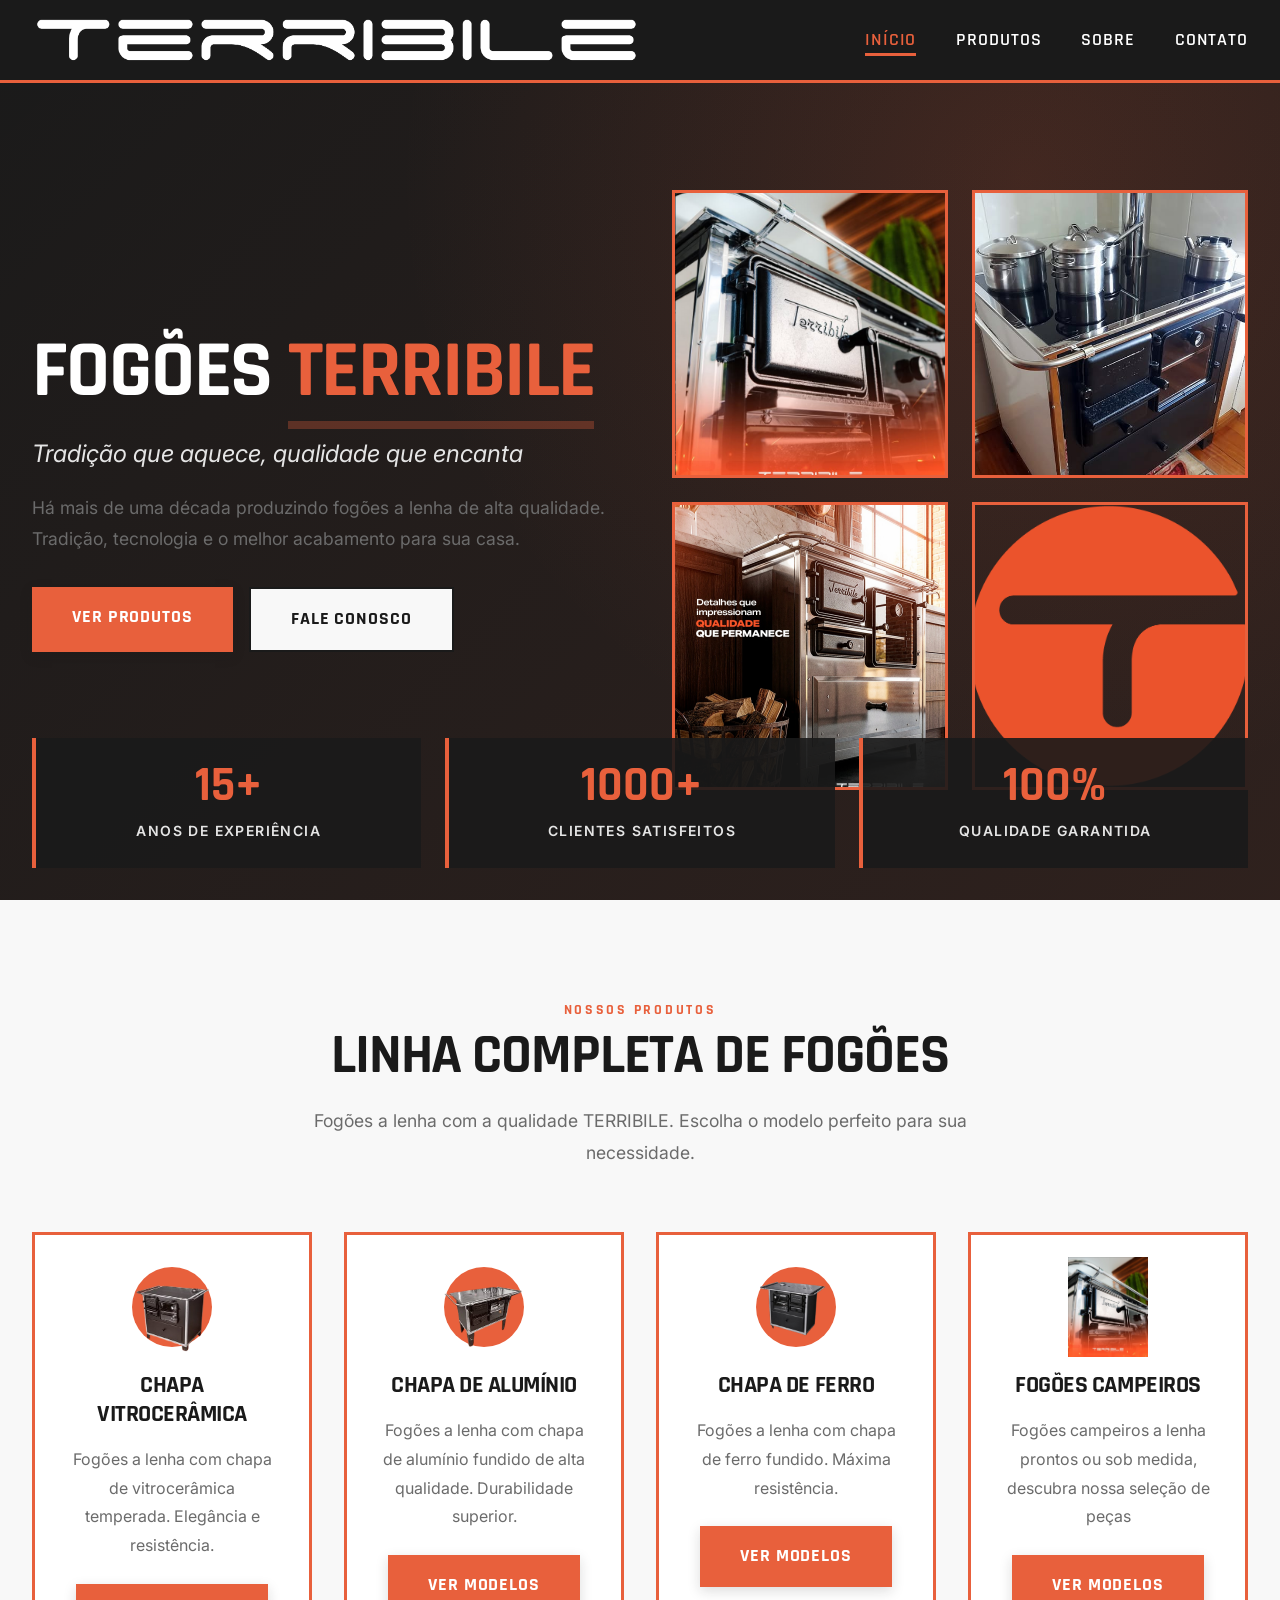
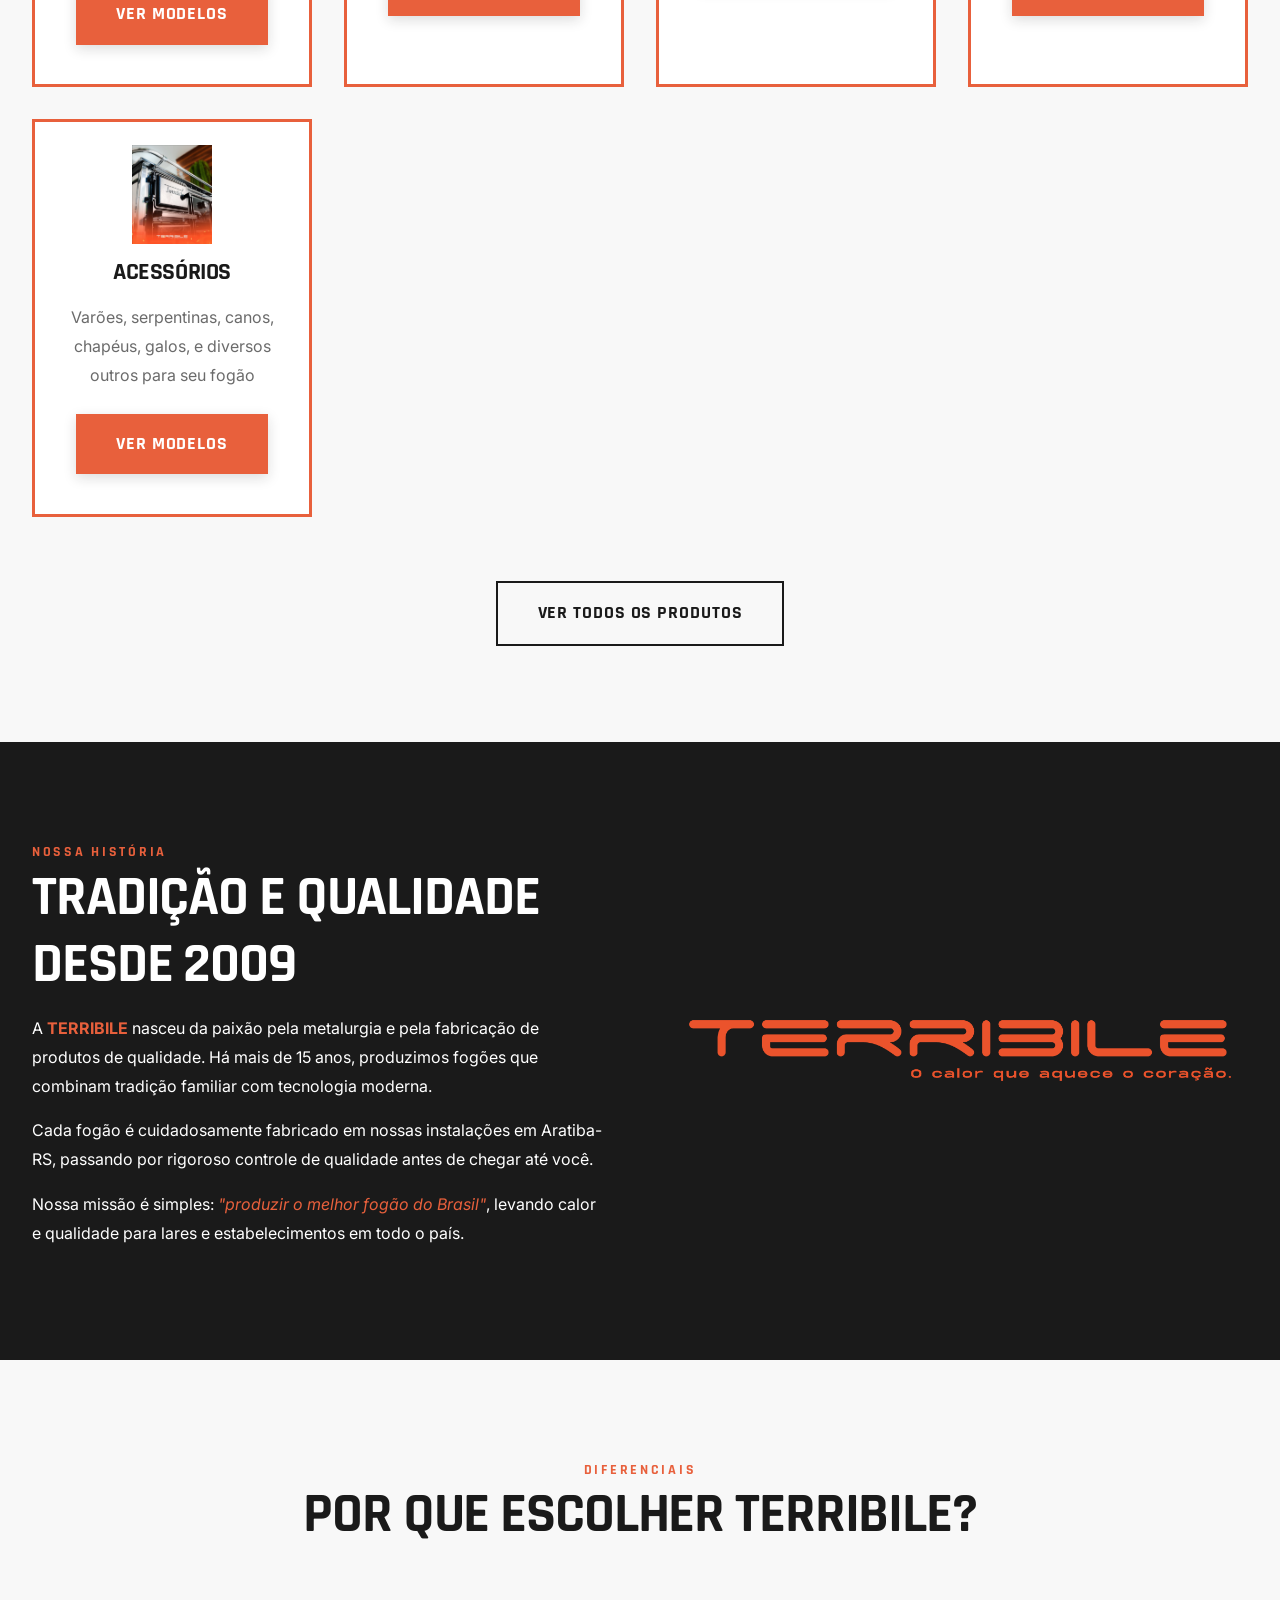
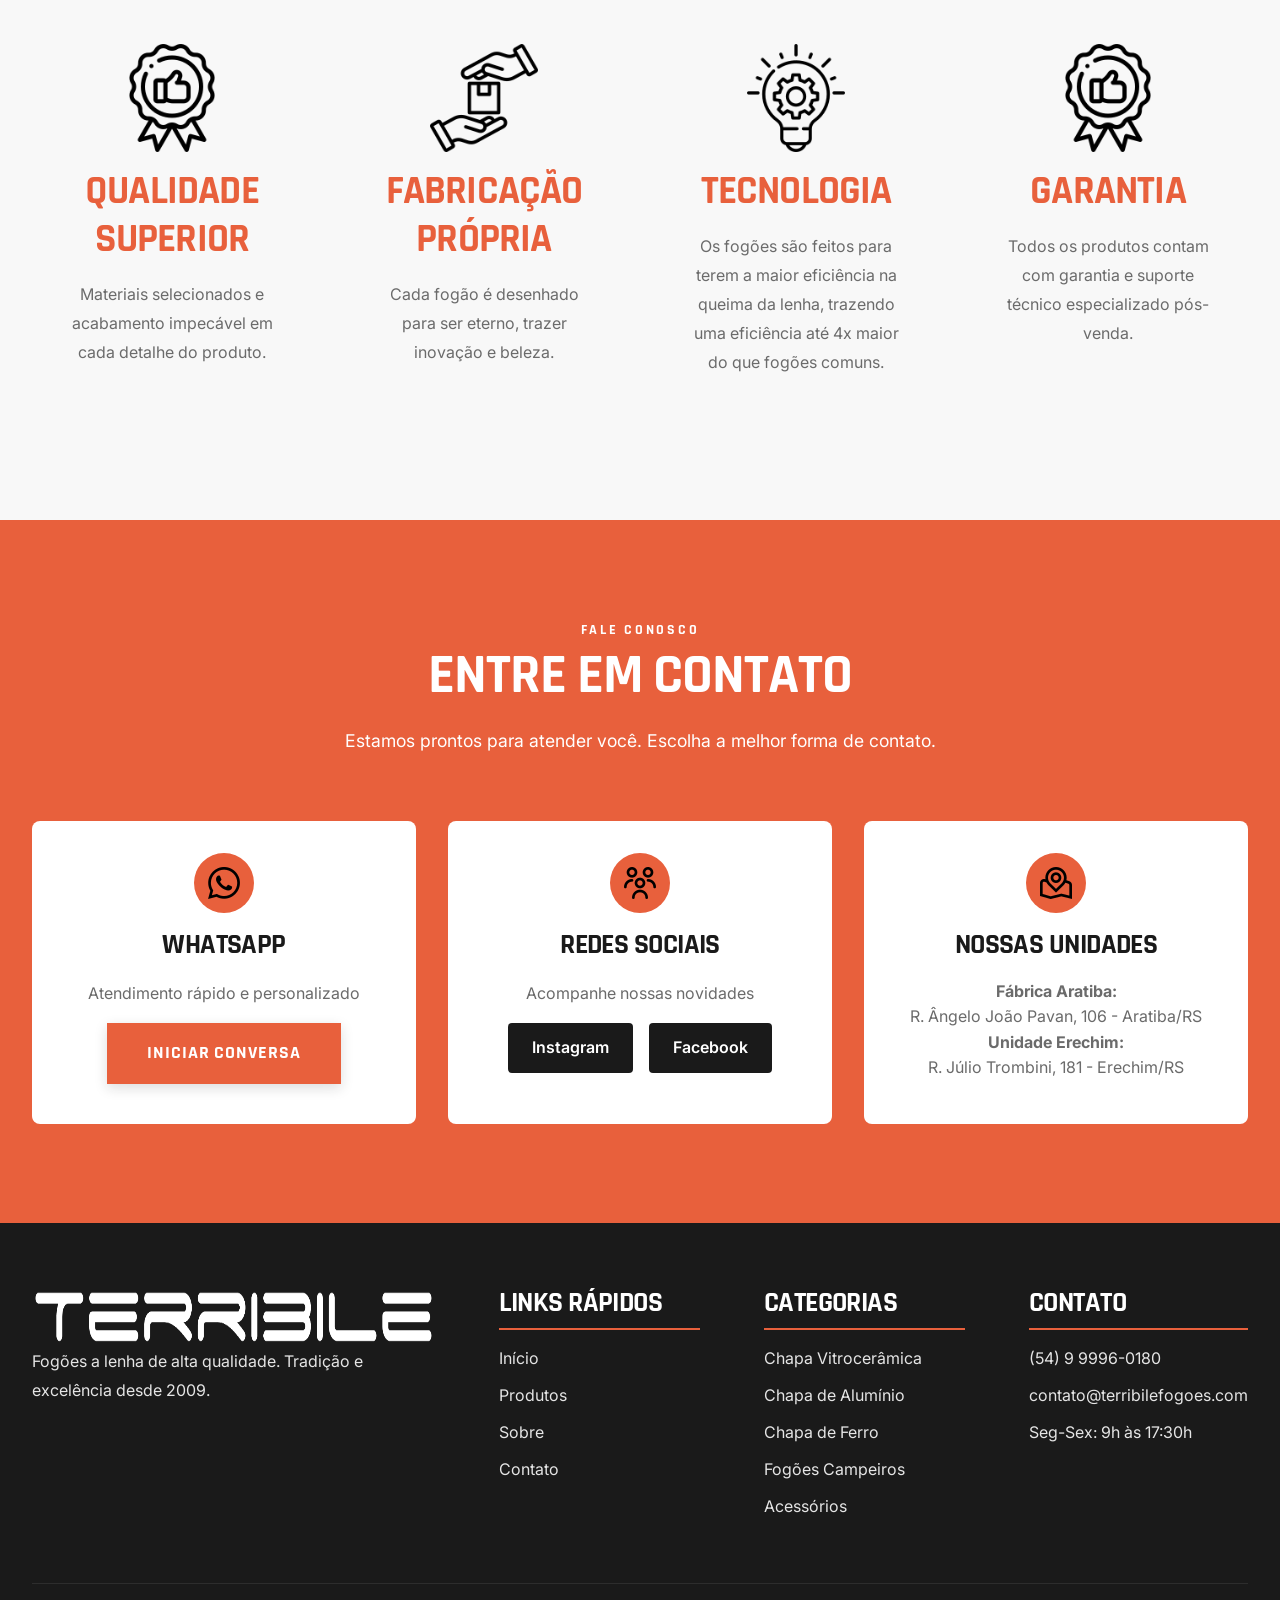
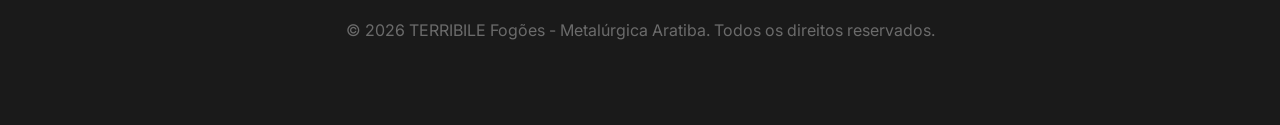
<file: index.html>
<!DOCTYPE html>
<html lang="pt-BR">

<head>
    <meta charset="UTF-8">
    <meta http-equiv="X-UA-Compatible" content="IE=edge">
    <meta name="viewport" content="width=device-width, initial-scale=1.0">
    <meta name="description" content="TERRIBILE Fogões - O calor que aquece o coração. 
        Fogões a lenha e acessórios de alta qualidade em Erechim-RS e região.">
    <title>TERRIBILE Fogões | O Calor que Aquece o Coração</title>

    <script type="application/ld+json">
{
  "@context": "https://schema.org",
  "@type": "LocalBusiness",
  "name": "Terribile Fogões",
  "url": "https://loja.terribilefogoes.com.br",
  "address": {
    "@type": "99711230",
    "streetAddress": "Rua Júlio Trombini, 186",
    "addressLocality": "Erechim",
    "addressRegion": "RS",
    "addressCountry": "BR"
  },
  "telephone": "+55 (54) 9 9996-0180"
}
</script>

    <!-- Fonts -->
    <link rel="preconnect" href="https://fonts.googleapis.com">
    <link rel="preconnect" href="https://fonts.gstatic.com" crossorigin>
    <link
        href="https://fonts.googleapis.com/css2?family=Rajdhani:wght@300;400;500;600;700;900&family=Inter:wght@300;400;500;600;700&display=swap"
        rel="stylesheet">

    <!-- CSS Modular -->
    <link rel="stylesheet" href="assets/css/base.css">
    <link rel="stylesheet" href="assets/css/layout.css">
    <link rel="stylesheet" href="assets/css/components.css">
    <link rel="stylesheet" href="assets/css/animations.css">
    <link rel="stylesheet" href="assets/css/utilities.css">
</head>

<body>

    <!-- NAVBAR -->
    <nav class="navbar">
        <div class="navbar__container">
            <a href="index.html" class="navbar__brand">
                <img src="assets/img/Marca Terribile sem slogan_branco.png" alt="TERRIBILE Fogões" class="navbar__logo">
            </a>

            <button class="navbar__toggle" aria-label="Menu">
                <span></span>
                <span></span>
                <span></span>
            </button>

            <ul class="navbar__menu">
                <li><a href="#home" class="navbar__link active">Início</a></li>
                <li><a href="#produtos" class="navbar__link">Produtos</a></li>
                <li><a href="#sobre" class="navbar__link">Sobre</a></li>
                <li><a href="#contato" class="navbar__link">Contato</a></li>
            </ul>
        </div>
    </nav>

    <!-- HERO SECTION -->
    <section id="home" class="hero">
        <div class="hero__content">
            <div class="hero__text" data-animate>
                <h1>
                    FOGÕES <span class="hero__highlight">TERRIBILE</span>
                </h1>
                <p class="hero__slogan">Tradição que aquece, qualidade que encanta</p>
                <p class="hero__description">
                    Há mais de uma década produzindo fogões a lenha de alta qualidade.
                    Tradição, tecnologia e o melhor acabamento para sua casa.
                </p>
                <div class="hero__cta">
                    <a href="#produtos" class="btn btn--primary">Ver Produtos</a>
                    <button onclick="contactWhatsApp()" class="btn btn--secondary">Fale Conosco</button>
                </div>
            </div>

            <div class="hero__visual" data-animate>
                <div class="hero__visual-grid">
                    <div class="hero__visual-item animate-child">
                        <img src="assets/img/produtos/destaque/fog1.png" alt="Fogão Vitrocerâmica"
                            onerror="this.style.display='none'">
                    </div>
                    <div class="hero__visual-item animate-child">
                        <img src="assets/img//produtos/destaque/fog2.jpg" alt="Fogão Terribile"
                            onerror="this.style.display='none'">
                    </div>
                    <div class="hero__visual-item animate-child">
                        <img src="assets/img/produtos/destaque/fog3.jpg" alt="Fogão Industrial"
                            onerror="this.style.display='none'">
                    </div>
                    <div class="hero__visual-item animate-child">
                        <img src="assets/img/Simbolo Terribile (1).png" alt="TERRIBILE">
                    </div>
                </div>
            </div>
        </div>

        <!-- Stats: absolutos no desktop, fluem abaixo no mobile via CSS -->
        <div class="hero__stats">
            <div class="stat" data-animate>
                <span class="stat__number">15+</span>
                <span class="stat__label">Anos de Experiência</span>
            </div>
            <div class="stat" data-animate>
                <span class="stat__number">1000+</span>
                <span class="stat__label">Clientes Satisfeitos</span>
            </div>
            <div class="stat" data-animate>
                <span class="stat__number">100%</span>
                <span class="stat__label">Qualidade Garantida</span>
            </div>
        </div>
    </section>

    <!-- PRODUTOS EM DESTAQUE -->
    <section id="produtos" class="section section--light">
        <div class="section__container">
            <div class="section__header" data-animate>
                <span class="section__label">NOSSOS PRODUTOS</span>
                <h2 class="section__title">Linha Completa de Fogões</h2>
                <p class="section__description">
                    Fogões a lenha com a qualidade TERRIBILE. Escolha o modelo perfeito para sua necessidade.
                </p>
            </div>

            <div class="grid grid--auto mt-lg">
                <div class="category-card" data-animate>
                    <div class="category-card__icon"><img
                            src="assets/img/produtos/vitroceramica/vitroceramica-lorem1-gabinete.png" alt=""></div>
                    <h3 class="category-card__title">Chapa Vitrocerâmica</h3>
                    <p class="category-card__description">Fogões a lenha com chapa de vitrocerâmica temperada.
                        Elegância e resistência.</p>
                    <a href="produtos.html?filter=fogoes-vitroceramica" class="btn btn--primary">Ver Modelos</a>
                </div>

                <div class="category-card" data-animate>
                    <div class="category-card__icon"><img src="assets/img/produtos/aluminio/al-lorem1.png" alt=""></div>
                    <h3 class="category-card__title">Chapa de Alumínio</h3>
                    <p class="category-card__description">Fogões a lenha com chapa de alumínio fundido de alta
                        qualidade.
                        Durabilidade superior.</p>
                    <a href="produtos.html?filter=fogoes-aluminio" class="btn btn--primary">Ver Modelos</a>
                </div>

                <div class="category-card" data-animate>
                    <div class="category-card__icon"><img src="assets/img/produtos/ferro/fe-lorem2-gabinete.png" alt="">
                    </div>
                    <h3 class="category-card__title">Chapa de Ferro</h3>
                    <p class="category-card__description">Fogões a lenha com chapa de ferro fundido. Máxima
                        resistência.</p>
                    <a href="produtos.html?filter=fogoes-ferro" class="btn btn--primary">Ver Modelos</a>
                </div>

                <div class="category-card" data-animate>
                    <div class="category-card__icon"><img src="assets/img/produtos/destaque/fog1.png"
                            alt="Fogões Campeiros"></div>
                    <h3 class="category-card__title">Fogões Campeiros</h3>
                    <p class="category-card__description">Fogões campeiros a lenha prontos ou sob medida, descubra nossa
                        seleção de peças</p>
                    <a href="produtos.html?filter=fogoes-campeiros" class="btn btn--primary">Ver Modelos</a>
                </div>

                <div class="category-card" data-animate>
                    <div class="category-card__icon"><img src="assets/img/produtos/destaque/fog1.png"
                            alt="Acessórios"></div>
                    <h3 class="category-card__title">Acessórios</h3>
                    <p class="category-card__description">Varões, serpentinas, canos, chapéus, galos, e diversos outros para seu fogão</p>
                    <a href="produtos.html?filter=acessorios-fogao" class="btn btn--primary">Ver Modelos</a>
                </div>
            </div>

            <div class="text-center mt-lg" data-animate>
                <a href="produtos.html" class="btn btn--secondary">Ver Todos os Produtos</a>
            </div>
        </div>
    </section>

    <!-- SOBRE -->
    <section id="sobre" class="section section--dark">
        <div class="section__container">
            <div class="grid grid--about">
                <div data-animate>
                    <span class="section__label">NOSSA HISTÓRIA</span>
                    <h2 class="section__title text-white">Tradição e Qualidade Desde 2009</h2>
                    <p class="text-gray-light">
                        A <strong class="text-primary">TERRIBILE</strong> nasceu da paixão pela metalurgia e pela
                        fabricação de produtos de qualidade.
                        Há mais de 15 anos, produzimos fogões que combinam tradição familiar com tecnologia moderna.
                    </p>
                    <p class="text-gray-light">
                        Cada fogão é cuidadosamente fabricado em nossas instalações em Aratiba-RS,
                        passando por rigoroso controle de qualidade antes de chegar até você.
                    </p>
                    <p class="text-gray-light">
                        Nossa missão é simples: <em class="text-primary">"produzir o melhor fogão do Brasil"</em>,
                        levando calor e qualidade para lares e estabelecimentos em todo o país.
                    </p>
                </div>

                <div data-animate class="relative">
                    <img src="assets/img/Marca Terribile com slogan_Original.png"
                        alt="TERRIBILE - O calor que aquece o coração" class="w-full">
                </div>
            </div>
        </div>
    </section>

    <!-- DIFERENCIAIS -->
    <section class="section section--light">
        <div class="section__container">
            <div class="section__header" data-animate>
                <span class="section__label">DIFERENCIAIS</span>
                <h2 class="section__title">Por Que Escolher TERRIBILE?</h2>
            </div>

            <div class="grid grid--4 mt-lg">
                <div class="differential" data-animate>
                    <div class="differential__icon"><img src="assets/img/icones/qualidade.png" alt=""></div>
                    <h3 class="differential__title">Qualidade Superior</h3>
                    <p class="differential__description">
                        Materiais selecionados e acabamento impecável em cada detalhe do produto.
                    </p>
                </div>

                <div class="differential" data-animate>
                    <div class="differential__icon"><img src="assets/img/icones/produtos-artesanais.png" alt=""></div>
                    <h3 class="differential__title">Fabricação Própria</h3>
                    <p class="differential__description">
                        Cada fogão é desenhado para ser eterno, trazer inovação e beleza.

                    </p>
                </div>

                <div class="differential" data-animate>
                    <div class="differential__icon"><img src="assets/img/icones/inovacao.png" alt=""></div>
                    <h3 class="differential__title">Tecnologia</h3>
                    <p class="differential__description">
                        Os fogões são feitos para terem a maior eficiência na queima da lenha, trazendo uma eficiência até 4x maior do que fogões comuns. 
                    </p>
                </div>

                <div class="differential" data-animate>
                    <div class="differential__icon"><img src="assets/img/icones/qualidade.png" alt=""></div>
                    <h3 class="differential__title">Garantia</h3>
                    <p class="differential__description">
                        Todos os produtos contam com garantia e suporte técnico especializado pós-venda.
                    </p>
                </div>
            </div>
        </div>
    </section>

    <!-- CONTATO -->
    <section id="contato" class="section section--primary">
        <div class="section__container">
            <div class="section__header" data-animate>
                <span class="section__label text-white">FALE CONOSCO</span>
                <h2 class="section__title text-white">Entre em Contato</h2>
                <p class="section__description text-white">
                    Estamos prontos para atender você. Escolha a melhor forma de contato.
                </p>
            </div>

            <div class="grid grid--auto mt-lg">
                <div class="contact-card" data-animate>
                    <div class="contact-card__icon"><img src="assets/img/icones/whatsapp.png" alt=""></div>
                    <h4 class="contact-card__title">WhatsApp</h4>
                    <p class="contact-card__description">Atendimento rápido e personalizado</p>
                    <a href="https://wa.me/54999960180?text=Olá!%20Gostaria%20de%20mais%20informações%20sobre%20os%20fogões%20TERRIBILE."
                        class="btn btn--primary" target="_blank">Iniciar Conversa</a>
                </div>

                <div class="contact-card" data-animate>
                    <div class="contact-card__icon"><img src="assets/img/icones/usuarios-alt.png" alt=""></div>
                    <h4 class="contact-card__title">Redes Sociais</h4>
                    <p class="contact-card__description">Acompanhe nossas novidades</p>
                    <div class="contact-card__actions">
                        <a href="https://www.instagram.com/terribilefogoes/" target="_blank"
                            class="contact-card__link">Instagram</a>
                        <a href="https://www.facebook.com/terribilefogoes/" target="_blank"
                            class="contact-card__link">Facebook</a>
                    </div>
                </div>

                <div class="contact-card" data-animate>
                    <div class="contact-card__icon"><img src="assets/img/icones/marcador-de-mapa.png" alt=""></div>
                    <h4 class="contact-card__title">Nossas Unidades</h4>
                    <a class="contact-card__description" href="https://maps.app.goo.gl/f8tvZZhDMTHNZwoP8"
                        target="_blank">
                        <div>
                            <strong>Fábrica Aratiba:</strong><br>
                            R. Ângelo João Pavan, 106 - Aratiba/RS
                        </div>
                    </a>

                    <a class="contact-card__description" href="https://maps.app.goo.gl/cxfc2sKJdxpDmh1F7"
                        target="_blank">
                        <div>
                            <strong>Unidade Erechim:</strong><br>
                            R. Júlio Trombini, 181 - Erechim/RS
                        </div>
                    </a>
                </div>
            </div>
        </div>
    </section>

    <!-- FOOTER -->
    <footer class="footer">
        <div class="footer__grid">
            <div class="footer__brand">
                <img src="assets/img/Marca Terribile sem slogan_branco.png" alt="TERRIBILE Fogões"
                    class="footer__logo">
                <p>Fogões a lenha de alta qualidade. Tradição e excelência desde 2009.</p>
            </div>

            <div class="footer__section">
                <h4>Links Rápidos</h4>
                <ul class="footer__links">
                    <li><a href="#home">Início</a></li>
                    <li><a href="produtos.html">Produtos</a></li>
                    <li><a href="#sobre">Sobre</a></li>
                    <li><a href="#contato">Contato</a></li>
                </ul>
            </div>

            <div class="footer__section">
                <h4>Categorias</h4>
                <ul class="footer__links">
                    <li><a href="produtos.html?filter=fogoes-vitroceramica">Chapa Vitrocerâmica</a></li>
                    <li><a href="produtos.html?filter=fogoes-aluminio">Chapa de Alumínio</a></li>
                    <li><a href="produtos.html?filter=fogoes-ferro">Chapa de Ferro</a></li>
                    <li><a href="produtos.html?filter=fogoes-campeiros">Fogões Campeiros</a></li>
                    <li><a href="produtos.html?filter=acessorios">Acessórios</a></li>
                </ul>
            </div>

            <div class="footer__section">
                <h4>Contato</h4>
                <ul class="footer__links">
                    <li>(54) 9 9996-0180</li>
                    <li>contato@terribilefogoes.com</li>
                    <li>Seg-Sex: 9h às 17:30h</li>
                </ul>
            </div>
        </div>

        <div class="footer__bottom">
            <p>&copy; 2026 TERRIBILE Fogões - Metalúrgica Aratiba. Todos os direitos reservados.</p>
        </div>
    </footer>

    <!-- JavaScript: sempre no final do body para não bloquear renderização -->
    <script src="assets/js/produtos.js"></script>
    <script src="assets/js/app.js"></script>

</body>

</html>
</file>
<file: assets/css/base.css>
/**
 * TERRIBILE FOGÕES - BASE STYLES
 * Variables, Reset & Typography
 */

/* ============================================
   CSS VARIABLES
   ============================================ */

:root {
  /* Colors */
  --color-primary: #E8603C;
  --color-primary-dark: #D14B28;
  --color-primary-light: #F47A5A;
  --color-black: #1A1A1A;
  --color-gray-dark: #2D2D2D;
  --color-gray: #6B6B6B;
  --color-gray-light: #E5E5E5;
  --color-white: #FFFFFF;
  --color-off-white: #F8F8F8;
  
  /* Gradients */
  --gradient-primary: linear-gradient(135deg, var(--color-primary) 0%, var(--color-primary-dark) 100%);
  --gradient-button: radial-gradient(var(--color-primary-dark) ,transparent, transparent );

  /* Shadows */
  --shadow-sm: 0 2px 4px rgba(26, 26, 26, 0.1);
  --shadow-md: 0 4px 12px rgba(26, 26, 26, 0.15);
  --shadow-lg: 0 8px 24px rgba(26, 26, 26, 0.2);
  --shadow-xl: 0 16px 48px rgba(26, 26, 26, 0.25);
  
  /* Typography */
  --font-primary: 'Rajdhani', sans-serif;
  --font-body: 'Inter', sans-serif;
  
  /* Spacing */
  --spacing-xs: 0.5rem;
  --spacing-sm: 1rem;
  --spacing-md: 2rem;
  --spacing-lg: 4rem;
  --spacing-xl: 6rem;
  
  /* Transitions */
  --transition-fast: 0.2s cubic-bezier(0.4, 0, 0.2, 1);
  --transition-base: 0.3s cubic-bezier(0.4, 0, 0.2, 1);
  --transition-slow: 0.5s cubic-bezier(0.4, 0, 0.2, 1);
}

/* ============================================
   RESET
   ============================================ */

*,
*::before,
*::after {
  margin: 0;
  padding: 0;
  box-sizing: border-box;
}

html {
  font-size: 16px;
  scroll-behavior: smooth;
  -webkit-font-smoothing: antialiased;
  -moz-osx-font-smoothing: grayscale;
  max-width: 100%;
  overflow-x: hidden;
}

body {
  font-family: var(--font-body);
  font-size: 1rem;
  line-height: 1.6;
  color: var(--color-gray-dark);
  background-color: var(--color-white);
  overflow-x: hidden;
  max-width: 100%;
}

/* Prevent text overflow on mobile */
* {
  word-wrap: break-word;
  overflow-wrap: break-word;
}

/* Ensure headings also wrap */
h1, h2, h3, h4, h5, h6, p, span {
  word-break: break-word;
}

/* ============================================
   TYPOGRAPHY
   ============================================ */

h1, h2, h3, h4, h5, h6 {
  font-family: var(--font-primary);
  font-weight: 700;
  line-height: 1.2;
  color: var(--color-black);
  letter-spacing: -0.02em;
}

h1 {
  font-size: clamp(2.5rem, 8vw, 5rem);
  font-weight: 900;
  text-transform: uppercase;
}

h2 {
  font-size: clamp(2rem, 6vw, 3.5rem);
  font-weight: 800;
  text-transform: uppercase;
}

h3 {
  font-size: clamp(1.5rem, 4vw, 2.5rem);
  font-weight: 700;
}

h4 {
  font-size: clamp(1.25rem, 3vw, 1.75rem);
  font-weight: 700;
}

p {
  font-size: 1rem;
  line-height: 1.8;
  margin-bottom: 1rem;
  
}

a {
  color: var(--color-primary);
  text-decoration: none;
  transition: var(--transition-base);
}

a:hover {
  color: var(--color-primary-dark);
}

/* ============================================
   MEDIA
   ============================================ */

img, picture, video, canvas, svg {
  display: block;
  max-width: 100%;
  height: auto;
}

/* ============================================
   LISTS
   ============================================ */

ul, ol {
  list-style: none;
}

/* ============================================
   FORMS
   ============================================ */

button, input, textarea, select {
  font: inherit;
  color: inherit;
}

button {
  cursor: pointer;
  background: none;
  border: none;
}

/* ============================================
   ACCESSIBILITY
   ============================================ */

.visually-hidden {
  position: absolute;
  width: 1px;
  height: 1px;
  padding: 0;
  margin: -1px;
  overflow: hidden;
  clip: rect(0, 0, 0, 0);
  white-space: nowrap;
  border: 0;
}

:focus-visible {
  outline: 2px solid var(--color-primary);
  outline-offset: 2px;
}

:focus:not(:focus-visible) {
  outline: none;
}
</file>
<file: assets/css/layout.css>
/**
 * TERRIBILE FOGÕES - LAYOUT
 * Navbar, Hero, Sections, Grids, Footer e Responsividade
 */

/* =================================================
   NAVBAR
================================================= */

.navbar {
  position: fixed;
  top: 0;
  left: 0;
  width: 100%;
  background: var(--color-black);
  border-bottom: 3px solid var(--color-primary);
  z-index: 1000;
  transition: var(--transition-base);
}

.navbar.scrolled {
  box-shadow: var(--shadow-lg);
  border-bottom-width: 2px;
}

.navbar__container {
  max-width: 1400px;
  margin: auto;
  padding: 0 var(--spacing-md);
  height: 80px;
  display: flex;
  align-items: center;
  justify-content: space-between;
}

.navbar__brand {
  display: flex;
  align-items: center;
  gap: 1rem;
}

.navbar__logo {
  height: 50px;
  transition: var(--transition-base);
}

.navbar__logo:hover {
  transform: scale(1.05);
}

.navbar__menu {
  display: flex;
  list-style: none;
  gap: 2.5rem;
  align-items: center;
}

.navbar__link {
  font-family: var(--font-primary);
  font-size: 1.1rem;
  font-weight: 600;
  color: var(--color-white);
  text-transform: uppercase;
  letter-spacing: 0.05em;
  position: relative;
}

.navbar__link::after {
  content: "";
  position: absolute;
  bottom: -5px;
  left: 0;
  width: 0;
  height: 3px;
  background: var(--color-primary);
  transition: var(--transition-base);
}

.navbar__link:hover,
.navbar__link.active {
  color: var(--color-primary);
}

.navbar__link:hover::after,
.navbar__link.active::after {
  width: 100%;
}

.navbar__toggle {
  display: none;
  flex-direction: column;
  gap: 5px;
  background: none;
  border: none;
  cursor: pointer;
}

.navbar__toggle span {
  width: 30px;
  height: 3px;
  background: var(--color-white);
}

/* =================================================
   HERO
================================================= */

.hero {
  min-height: 100vh;
  background: var(--color-black);
  padding-top: 80px;
  display: flex;
  flex-direction: column;
  align-items: center;
  justify-content: center;
  position: relative;
  overflow: hidden;
}

.hero::before {
  content: "";
  position: absolute;
  inset: 0;
  background:
    linear-gradient(135deg, transparent, rgba(232, 96, 60, 0.1)),
    radial-gradient(circle at 80% 20%, rgba(232, 96, 60, 0.15), transparent 50%);
}

.hero__content {
  position: relative;
  z-index: 2;
  max-width: 1400px;
  width: 100%;
  margin: auto;
  padding: var(--spacing-lg) var(--spacing-md);
  display: grid;
  grid-template-columns: 1fr 1fr;
  gap: var(--spacing-lg);
  align-items: center;
}

.hero__text h1 {
  color: var(--color-white);
  line-height: 1.1;
}

.hero__highlight {
  color: var(--color-primary);
  position: relative;
}

.hero__highlight::after {
  content: "";
  position: absolute;
  bottom: -6px;
  left: 0;
  width: 100%;
  height: 8px;
  background: var(--color-primary);
  opacity: 0.3;
}

.hero__slogan {
  font-size: 1.5rem;
  color: var(--color-gray-light);
  margin: var(--spacing-sm) 0;
  font-style: italic;
}

.hero__description {
  font-size: 1.1rem;
  color: var(--color-gray);
  margin-bottom: var(--spacing-md);
  max-width: 600px;
}

.hero__cta {
  display: flex;
  gap: 1rem;
  flex-wrap: wrap;
}

.hero__visual {
  height: 600px;
}

.hero__visual-grid {
  display: grid;
  grid-template-columns: repeat(2, 1fr);
  gap: 1.5rem;
  height: 100%;
}

.hero__visual-item {
  border: 3px solid var(--color-primary);
  overflow: hidden;
}

.hero__visual-item img {
  width: 100%;
  height: 100%;
  object-fit: cover;
}

/* Stats: absolutas sobre o fundo escuro no desktop */
.hero__stats {
  position: absolute;
  bottom: var(--spacing-md);
  left: var(--spacing-md);
  right: var(--spacing-md);
  display: grid;
  grid-template-columns: repeat(3, 1fr);
  gap: 1.5rem;
  z-index: 3;
}

/* =================================================
   SECTIONS
================================================= */

.section {
  padding: var(--spacing-xl) var(--spacing-md);
}

.section--dark {
  background: var(--color-black);
  color: var(--color-white);
}
.section--light {
  background: var(--color-off-white);
}
.section--primary {
  background: var(--color-primary);
  color: var(--color-white);
}

.section__container {
  max-width: 1400px;
  margin: auto;
}

.section__header {
  text-align: center;
  margin-bottom: var(--spacing-lg);
}

.section__label {
  font-family: var(--font-primary);
  font-size: 0.85rem;
  font-weight: 700;
  letter-spacing: 0.2em;
  color: var(--color-primary);
  text-transform: uppercase;
}

.section__title {
  margin-bottom: var(--spacing-sm);
}

.section__description {
  font-size: 1.1rem;
  color: var(--color-gray);
  max-width: 700px;
  margin: auto;
}

/* =================================================
   GRIDS
================================================= */

.grid {
  display: grid;
  gap: var(--spacing-md);
}

.grid--2 {
  grid-template-columns: repeat(2, 1fr);
}
.grid--3 {
  grid-template-columns: repeat(3, 1fr);
}
.grid--4 {
  grid-template-columns: repeat(4, 1fr);
}

.grid--auto {
  grid-template-columns: repeat(auto-fit, minmax(280px, 1fr));
}

.grid--products {
  grid-template-columns: repeat(auto-fit, minmax(320px, 1fr));
  gap: 2rem;
  margin-top: 3rem;
}

.grid--about {
  grid-template-columns: 1fr 1fr;
  gap: 4rem;
  align-items: center;
}

/* =================================================
   FOOTER
================================================= */

.footer {
  background: var(--color-black);
  border-top: 3px solid var(--color-primary);
  padding: var(--spacing-lg) var(--spacing-md);
  color: var(--color-gray-light);
}

.footer__grid {
  max-width: 1400px;
  margin: auto;
  display: grid;
  grid-template-columns: 2fr 1fr 1fr 1fr;
  gap: var(--spacing-lg);
  margin-bottom: var(--spacing-lg);
}

.footer__logo {
  height: 60px;
}

.footer__section h4 {
  font-family: var(--font-primary);
  color: white;
  text-transform: uppercase;
  border-bottom: 2px solid var(--color-primary);
  padding-bottom: 0.5rem;
  margin-bottom: 1rem;
}

.footer__links {
  list-style: none;
  display: flex;
  flex-direction: column;
  gap: 0.7rem;
}

.footer__links a {
  color: var(--color-gray-light);
  transition: var(--transition-fast);
}

.footer__links a:hover {
  color: var(--color-primary);
  transform: translateX(5px);
}

.footer__bottom {
  border-top: 1px solid var(--color-gray-dark);
  padding-top: var(--spacing-md);
  text-align: center;
  font-size: 0.85rem;
  color: var(--color-gray);
}

/* =================================================
   TABLET (≤ 1024px)
================================================= */

@media (max-width: 1024px) {
  /* Hero: o flex-direction:column faz stats flutuar abaixo do conteúdo */
  .hero {
    justify-content: flex-start;
    padding-bottom: var(--spacing-md);
  }

  .hero__content {
    grid-template-columns: 1fr;
    gap: var(--spacing-md);
    padding-bottom: 0;
  }

  .hero__visual {
    height: 420px;
  }

  /* Stats: saem do position:absolute e fluem após o conteúdo */
  .hero__stats {
    position: static;
    width: 100%;
    max-width: 1400px;
    margin: 0 auto;
    padding: 0 var(--spacing-md) var(--spacing-md);
  }

  /* Grid de diferenciais: 2 colunas em tablet */
  .grid--4 {
    grid-template-columns: repeat(2, 1fr);
  }

  .grid--about {
    grid-template-columns: 1fr;
  }

  .footer__grid {
    grid-template-columns: repeat(2, 1fr);
  }
}

/* =================================================
   MOBILE (≤ 768px)
================================================= */

@media (max-width: 768px) {
  .navbar__toggle {
    display: flex;
  }

  .navbar__menu {
    position: absolute;
    top: 80px;
    left: 0;
    width: 100%;
    flex-direction: column;
    gap: 1rem;
    background: var(--color-black);
    padding: 1rem 0;
    display: none;
  }

  .navbar__menu.active {
    display: flex;
  }

  .hero {
    text-align: center;
    padding: 100px 0 var(--spacing-md);
  }

  .hero__content {
    padding: var(--spacing-md) var(--spacing-sm) var(--spacing-sm);
  }

  .hero__cta {
    flex-direction: column;
    align-items: center;
  }

  .hero__cta .btn {
    width: 220px;
  }

  .hero__visual {
    height: auto;
  }

  .hero__visual-item {
    aspect-ratio: 1 / 1;
  }

  .hero__stats {
    grid-template-columns: 1fr;
    padding: 0 var(--spacing-sm) var(--spacing-md);
    gap: 1rem;
  }

  .footer__grid {
    grid-template-columns: 1fr;
    text-align: center;
  }

  /* Diferenciais em 2 colunas no mobile */
  .grid--3,
  .grid--4 {
    grid-template-columns: 1fr 1fr;
  }
}

/* =================================================
   MOBILE PEQUENO (≤ 480px)
================================================= */

@media (max-width: 480px) {
  .hero__text h1 {
    font-size: 2rem;
  }

  .hero__description {
    font-size: 0.95rem;
  }

  .footer {
    padding: 2rem 0.75rem;
  }

  /* Em telas muito pequenas, tudo em coluna única */
  .grid--2,
  .grid--3,
  .grid--4 {
    grid-template-columns: 1fr;
  }
}
</file>
<file: assets/css/components.css>
/**
 * TERRIBILE FOGÕES - COMPONENTS
 * Buttons, Cards, Forms, Stats
 */

/* ============================================
   BUTTONS
   ============================================ */

.btn {
  display: inline-block;
  padding: 1rem 2.5rem;
  font-family: var(--font-primary);
  font-size: 1.125rem;
  font-weight: 700;
  text-transform: uppercase;
  letter-spacing: 0.05em;
  border: none;
  cursor: pointer;
  transition: var(--transition-base);
  text-align: center;
}

.btn--primary {
  background: var(--color-primary);
  color: var(--color-white);
  box-shadow: var(--shadow-md);
  position: relative;
  overflow: hidden;
}

.btn--primary::before {
  content: "";
  position: absolute;
  top: 0;
  left: -100%;
  width: 100%;
  height: 100%;
  background: linear-gradient(
    90deg,
    transparent,
    rgba(255, 255, 255, 0.2),
    transparent
  );
  transition: var(--transition-slow);
}

.btn--primary:hover::before {
  left: 100%;
}

.btn--primary:hover {
  background: var(--color-primary-dark);
  transform: translateY(-2px);
  box-shadow: var(--shadow-lg);
  color: var(--color-white);
}

.btn--secondary {
  background: transparent;
  color: var(--color-black);
  border: 2px solid var(--color-black);
  background-color: var(--color-off-white);
}

.btn--secondary:hover {
  transform: translateY(-2px);
}

.btn--view {
  flex: 1;
  padding: 0.875rem;
  background: var(--color-black);
  color: var(--color-white);
  font-weight: 600;
}

.btn--view:hover {
  background: var(--color-primary);
}

.btn--whatsapp {
  padding: 0.875rem 1.5rem;
  background: #25d366;
  color: white;
  font-weight: 600;
  display: flex;
  align-items: center;
  justify-content: center;
}

.btn--whatsapp:hover {
  background: #128c7e;
  color: white;
}

.floating-button {
  z-index: 100;
  margin: 2rem;
    img {
    width: 5rem;
    height: 5rem;
  };  
}

.floating-button:hover{
  transform: scale(1.1);
}

/* ============================================
   CATEGORY CARDS
   ============================================ */

.category-card {
  background: var(--color-white);
  border: 3px solid var(--color-primary);
  padding: 2rem;
  text-align: center;
  transition: all var(--transition-base);
  cursor: pointer;
}

.category-card:hover {
  transform: translateY(-10px);
  box-shadow: 0 20px 40px rgba(232, 96, 60, 0.2);
}

.category-card__icon {
  width: 80px;
  height: 80px;
  background: var(--color-primary);
  border-radius: 50%;
  margin: 0 auto 1.5rem;
  display: flex;
  align-items: center;
  justify-content: center;
  font-size: 2.5rem;
  color: white;
}

.category-card__title {
  font-family: var(--font-primary);
  font-size: 1.5rem;
  margin-bottom: 1rem;
  text-transform: uppercase;
}

.category-card__description {
  color: var(--color-gray);
  margin-bottom: 1.5rem;
}


/* ============================================
   PRODUCT CARDS
   ============================================ */

.product-card {
  background: var(--color-white);
  border: 3px solid var(--color-gray-light);
  transition: all var(--transition-base);
  overflow: hidden;
  width: 100%;
  max-width: 100%;
  box-sizing: border-box;
}

.product-card img {
  width: 100%;
  height: auto;
  display: block;
}

.product-card:hover {
  border-color: var(--color-primary);
  transform: translateY(-10px);
  box-shadow: var(--shadow-xl);
}

.product-card__image {
  height: 250px;
  background: var(--color-black);
  position: relative;
  overflow: hidden;
}

.product-card__image img {
  width: 100%;
  height: 100%;
  object-fit: cover;
  transition: var(--transition-base);
}

.product-card:hover .product-card__image img {
  transform: scale(1.1);
}

.product-card__placeholder {
  width: 100%;
  height: 100%;
  display: flex;
  align-items: center;
  justify-content: center;
  background: linear-gradient(
    135deg,
    var(--color-gray-dark) 0%,
    var(--color-black) 100%
  );
  font-size: 4rem;
}

.product-card__info {
  padding: 1.5rem;
}

.product-card__category {
  font-size: 0.75rem;
  color: var(--color-primary);
  font-weight: 700;
  text-transform: uppercase;
  letter-spacing: 0.1em;
  margin-bottom: 0.5rem;
}

.product-card__title {
  font-family: var(--font-primary);
  font-size: 1.25rem;
  margin-bottom: 0.75rem;
  text-transform: uppercase;
  color: var(--color-black);
}

.product-card__description {
  color: var(--color-gray);
  font-size: 0.9375rem;
  margin-bottom: 1.5rem;
  line-height: 1.6;
}

.product-card__actions {
  display: flex;
  gap: 0.75rem;
}

/* ============================================
   STATS
   ============================================ */

.stat {
  background: rgba(26, 26, 26, 0.9);
  border-left: 4px solid var(--color-primary);
  padding: 1.5rem;
  text-align: center;
}

.stat__number {
  font-family: var(--font-primary);
  font-size: 3rem;
  font-weight: 900;
  color: var(--color-primary);
  line-height: 1;
  display: block;
  margin-bottom: 0.5rem;
}

.stat__label {
  font-size: 0.875rem;
  color: var(--color-gray-light);
  text-transform: uppercase;
  letter-spacing: 0.1em;
  font-weight: 600;
}

/* ============================================
   DIFFERENTIALS
   ============================================ */

.differential {
  text-align: center;
  align-items: center;
  padding: 2rem;
}

.differential__icon {
  font-size: 3rem;
  margin-bottom: 1rem;
  padding-left: 25%;
  padding-right: 25%;
}

.differential__title {
  font-family: var(--font-primary);
  text-transform: uppercase;
  margin-bottom: 1rem;
  color: var(--color-primary);
}

.differential__description {
  color: var(--color-gray);
}

/* ============================================
   CONTACT CARDS
   ============================================ */

.contact-card {
  background: white;
  padding: 2rem;
  text-align: center;
  border-radius: 8px;
}

.contact-card__icon {
  width: 60px;
  height: 60px;
  background: var(--color-primary);
  border-radius: 50%;
  margin: 0 auto 1rem;
  display: flex;
  align-items: center;
  justify-content: center;
  font-size: 1.5rem;
}

.contact-card__title {
  font-family: var(--font-primary);
  margin-bottom: 1rem;
  text-transform: uppercase;
}

.contact-card__description {
  color: var(--color-gray);
  margin-bottom: 1rem;
}

.contact-card__actions {
  display: flex;
  gap: 1rem;
  justify-content: center;
}

.contact-card__link {
  display: inline-block;
  padding: 0.75rem 1.5rem;
  background: var(--color-black);
  color: white;
  border-radius: 4px;
  font-weight: 600;
  transition: var(--transition-base);
}

.contact-card__link:hover {
  background: var(--color-primary);
  color: white;
}

/* ============================================
   FORMS
   ============================================ */

.form-group {
  margin-bottom: 1.5rem;
}

.form-label {
  display: block;
  margin-bottom: 0.5rem;
  font-weight: 600;
  color: var(--color-black);
}

.form-input,
.form-textarea {
  width: 100%;
  padding: 0.875rem 1rem;
  border: 2px solid var(--color-gray-light);
  border-radius: 4px;
  font-size: 1rem;
  transition: var(--transition-base);
}

.form-input:focus,
.form-textarea:focus {
  outline: none;
  border-color: var(--color-primary);
  box-shadow: 0 0 0 3px rgba(232, 96, 60, 0.1);
}

.form-input.error,
.form-textarea.error {
  border-color: #ff4444;
}

.error-message {
  color: #ff4444;
  font-size: 0.875rem;
  margin-top: 0.25rem;
  display: block;
}

/* ============================================
   FILTERS
   ============================================ */

.filters {
  background: var(--color-off-white);
  padding: 2rem 0;
  border-bottom: 3px solid var(--color-primary);
}

.filters__container {
  max-width: 1400px;
  margin: 0 auto;
  padding: 0 var(--spacing-md);
}

.filters__title {
  font-family: var(--font-primary);
  font-size: 1.5rem;
  margin-bottom: 1.5rem;
  text-transform: uppercase;
}

.filters__buttons {
  display: flex;
  gap: 1rem;
  flex-wrap: wrap;
}

.filter-btn {
  padding: 0.75rem 1.5rem;
  background: var(--color-white);
  border: 2px solid var(--color-gray-light);
  color: var(--color-black);
  font-family: var(--font-primary);
  font-weight: 600;
  text-transform: uppercase;
  cursor: pointer;
  transition: all var(--transition-fast);
}

.filter-btn:hover {
  border-color: var(--color-primary);
  color: var(--color-primary);
}

.filter-btn.active {
  background: var(--color-primary);
  border-color: var(--color-primary);
  color: var(--color-white);
}

/* ============================================
   TOAST
   ============================================ */

.toast {
  position: fixed;
  top: 100px;
  right: 20px;
  background: var(--color-primary);
  color: white;
  padding: 1rem 2rem;
  border-radius: 4px;
  box-shadow: var(--shadow-lg);
  opacity: 0;
  transform: translateX(400px);
  transition: all var(--transition-base);
  z-index: 9999;
}

.toast.show {
  opacity: 1;
  transform: translateX(0);
}

/* ============================================
   LOADING
   ============================================ */

.loading {
  text-align: center;
  padding: 4rem 2rem;
  font-family: var(--font-primary);
  font-size: 1.5rem;
  color: var(--color-primary);
}

.no-results {
  text-align: center;
  padding: 4rem 2rem;
}

.no-results__title {
  font-family: var(--font-primary);
  font-size: 2rem;
  color: var(--color-gray);
  margin-bottom: 1rem;
}

.no-results__description {
  color: var(--color-gray);
}

/* =================================================
   MOBILE RESPONSIVE (≤ 768px)
================================================= */

@media (max-width: 768px) {
  /* Botões: largura completa no mobile */
  .btn {
    width: 100%;
    max-width: 100%;
    padding: 0.875rem 1.5rem;
    font-size: 1rem;
  }

  .btn--view,
  .btn--whatsapp {
    width: 100%;
  }

  /* Cards */
  .product-card,
  .category-card {
    max-width: 100%;
  }

  .product-card__actions {
    flex-direction: column;
  }

  /* Stats */
  .stat {
    padding: 1rem;
  }

  .stat__number {
    font-size: 2.5rem;
  }

  /* Filtros */
  .filters__buttons {
    gap: 0.75rem;
  }

  .filter-btn {
    padding: 0.625rem 1rem;
    font-size: 0.875rem;
    white-space: nowrap;
  }

  /* Cards de contato */
  .contact-card {
    padding: 1.5rem;
  }

  .contact-card__actions {
    flex-direction: column;
    width: 100%;
  }

  .contact-card__link {
    width: 100%;
    text-align: center;
  }

  /* Diferenciais: text maior e respiração adequada em 2 colunas */
  .differential {
    padding: 1.5rem 1rem;
  }

  .differential__description {
    font-size: 0.9375rem;
    line-height: 1.7;
  }
}

@media (max-width: 400px) {
  .contact-card {
    padding: 1.25rem 1rem;
    text-align: center;
  }

  .contact-card__icon {
    margin: 0 auto 1rem;
  }

  .contact-card__actions {
    justify-content: center;
  }

  .contact-card__link {
    font-size: 0.875rem;
    padding: 0.625rem;
  }
}
</file>
<file: assets/css/animations.css>
/**
 * TERRIBILE FOGÕES - ANIMATIONS
 * All animations and transitions
 */

/* ============================================
   SCROLL ANIMATIONS
   ============================================ */

[data-animate] {
  opacity: 0;
  transform: translateY(30px);
  transition: opacity 0.6s ease, transform 0.6s ease;
}

[data-animate].animate-in {
  opacity: 1;
  transform: translateY(0);
}

.animate-child {
  opacity: 0;
  transform: translateY(20px);
  transition: opacity 0.4s ease, transform 0.4s ease;
}

.animate-child.animate-in {
  opacity: 1;
  transform: translateY(0);
}

/* ============================================
   PAGE LOAD
   ============================================ */

body {
  opacity: 0;
  transition: opacity 0.3s ease;
}

body.loaded {
  opacity: 1;
}

/* ============================================
   FLOATING ANIMATIONS
   ============================================ */

@keyframes float {
  0%, 100% {
    transform: translateY(0px) rotate(0deg);
  }
  50% {
    transform: translateY(-15px) rotate(2deg);
  }
}

.floating {
  animation: float 3s ease-in-out infinite;
}

/* ============================================
   BOUNCE ANIMATIONS
   ============================================ */

@keyframes bounce {
  0%, 100% {
    transform: translateY(0);
    opacity: 0.7;
  }
  50% {
    transform: translateY(10px);
    opacity: 1;
  }
}

.bouncing {
  animation: bounce 2s ease-in-out infinite;
}

/* ============================================
   PULSE ANIMATIONS
   ============================================ */

@keyframes pulse {
  0%, 100% {
    transform: scale(1);
  }
  50% {
    transform: scale(1.05);
  }
}

.pulsing {
  animation: pulse 2s ease-in-out infinite;
}

/* ============================================
   FADE IN ANIMATIONS
   ============================================ */

@keyframes fadeIn {
  from {
    opacity: 0;
  }
  to {
    opacity: 1;
  }
}

.fade-in {
  animation: fadeIn 0.6s ease;
}

/* ============================================
   SLIDE IN ANIMATIONS
   ============================================ */

@keyframes slideInLeft {
  from {
    opacity: 0;
    transform: translateX(-50px);
  }
  to {
    opacity: 1;
    transform: translateX(0);
  }
}

@keyframes slideInRight {
  from {
    opacity: 0;
    transform: translateX(50px);
  }
  to {
    opacity: 1;
    transform: translateX(0);
  }
}

.slide-in-left {
  animation: slideInLeft 0.6s ease;
}

.slide-in-right {
  animation: slideInRight 0.6s ease;
}

/* ============================================
   SCALE ANIMATIONS
   ============================================ */

@keyframes scaleIn {
  from {
    opacity: 0;
    transform: scale(0.8);
  }
  to {
    opacity: 1;
    transform: scale(1);
  }
}

.scale-in {
  animation: scaleIn 0.6s ease;
}

/* ============================================
   HOVER EFFECTS
   ============================================ */

.hover-lift {
  transition: transform var(--transition-base);
}

.hover-lift:hover {
  transform: translateY(-5px);
}

.hover-grow {
  transition: transform var(--transition-base);
}

.hover-grow:hover {
  transform: scale(1.05);
}

.hover-glow {
  transition: box-shadow var(--transition-base);
}

.hover-glow:hover {
  box-shadow: 0 0 20px rgba(232, 96, 60, 0.5);
}
</file>
<file: assets/css/utilities.css>
/**
 * TERRIBILE FOGÕES - UTILITIES
 * Utility classes for common use cases
 */

/* ============================================
   SPACING
   ============================================ */

.mt-xs { margin-top: var(--spacing-xs); }
.mt-sm { margin-top: var(--spacing-sm); }
.mt-md { margin-top: var(--spacing-md); }
.mt-lg { margin-top: var(--spacing-lg); }
.mt-xl { margin-top: var(--spacing-xl); }

.mb-xs { margin-bottom: var(--spacing-xs); }
.mb-sm { margin-bottom: var(--spacing-sm); }
.mb-md { margin-bottom: var(--spacing-md); }
.mb-lg { margin-bottom: var(--spacing-lg); }
.mb-xl { margin-bottom: var(--spacing-xl); }

.pt-xs { padding-top: var(--spacing-xs); }
.pt-sm { padding-top: var(--spacing-sm); }
.pt-md { padding-top: var(--spacing-md); }
.pt-lg { padding-top: var(--spacing-lg); }
.pt-xl { padding-top: var(--spacing-xl); }

.pb-xs { padding-bottom: var(--spacing-xs); }
.pb-sm { padding-bottom: var(--spacing-sm); }
.pb-md { padding-bottom: var(--spacing-md); }
.pb-lg { padding-bottom: var(--spacing-lg); }
.pb-xl { padding-bottom: var(--spacing-xl); }

/* ============================================
   TEXT ALIGNMENT
   ============================================ */

.text-left { text-align: left; }
.text-center { text-align: center; }
.text-right { text-align: right; }

/* ============================================
   TEXT COLOR
   ============================================ */

.text-primary { color: var(--color-primary); }
.text-black { color: var(--color-black); }
.text-white { color: var(--color-white); }
.text-gray { color: var(--color-gray); }

/* ============================================
   BACKGROUND COLOR
   ============================================ */

.bg-primary { background-color: var(--color-primary); }
.bg-black { background-color: var(--color-black); }
.bg-white { background-color: var(--color-white); }
.bg-gray { background-color: var(--color-gray-light); }

/* ============================================
   DISPLAY
   ============================================ */

.d-none { display: none; }
.d-block { display: block; }
.d-inline-block { display: inline-block; }
.d-flex { display: flex; }
.d-grid { display: grid; }

/* ============================================
   FLEX
   ============================================ */

.flex-row { flex-direction: row; }
.flex-column { flex-direction: column; }
.flex-wrap { flex-wrap: wrap; }
.justify-start { justify-content: flex-start; }
.justify-center { justify-content: center; }
.justify-end { justify-content: flex-end; }
.justify-between { justify-content: space-between; }
.align-start { align-items: flex-start; }
.align-center { align-items: center; }
.align-end { align-items: flex-end; }

.gap-xs { gap: var(--spacing-xs); }
.gap-sm { gap: var(--spacing-sm); }
.gap-md { gap: var(--spacing-md); }
.gap-lg { gap: var(--spacing-lg); }

/* ============================================
   WIDTH & HEIGHT
   ============================================ */

.w-full { width: 100%; }
.h-full { height: 100%; }
.w-auto { width: auto; }
.h-auto { height: auto; }

/* ============================================
   POSITION
   ============================================ */

.relative { position: relative; }
.absolute { position: absolute; }
.fixed { position: fixed; }
.sticky { position: sticky; }

/* ============================================
   Z-INDEX
   ============================================ */

.z-0 { z-index: 0; }
.z-10 { z-index: 10; }
.z-20 { z-index: 20; }
.z-30 { z-index: 30; }
.z-40 { z-index: 40; }
.z-50 { z-index: 50; }

/* ============================================
   OVERFLOW
   ============================================ */

.overflow-hidden { overflow: hidden; }
.overflow-auto { overflow: auto; }
.overflow-scroll { overflow: scroll; }

/* ============================================
   CURSOR
   ============================================ */

.cursor-pointer { cursor: pointer; }
.cursor-default { cursor: default; }
.cursor-not-allowed { cursor: not-allowed; }

/* ============================================
   RESPONSIVE VISIBILITY
   ============================================ */

@media (max-width: 768px) {
  .hide-mobile { display: none; }
}

@media (min-width: 769px) {
  .show-mobile { display: none; }
}

@media (max-width: 1024px) {
  .hide-tablet { display: none; }
}

@media (min-width: 1025px) {
  .show-tablet { display: none; }
}
</file>
